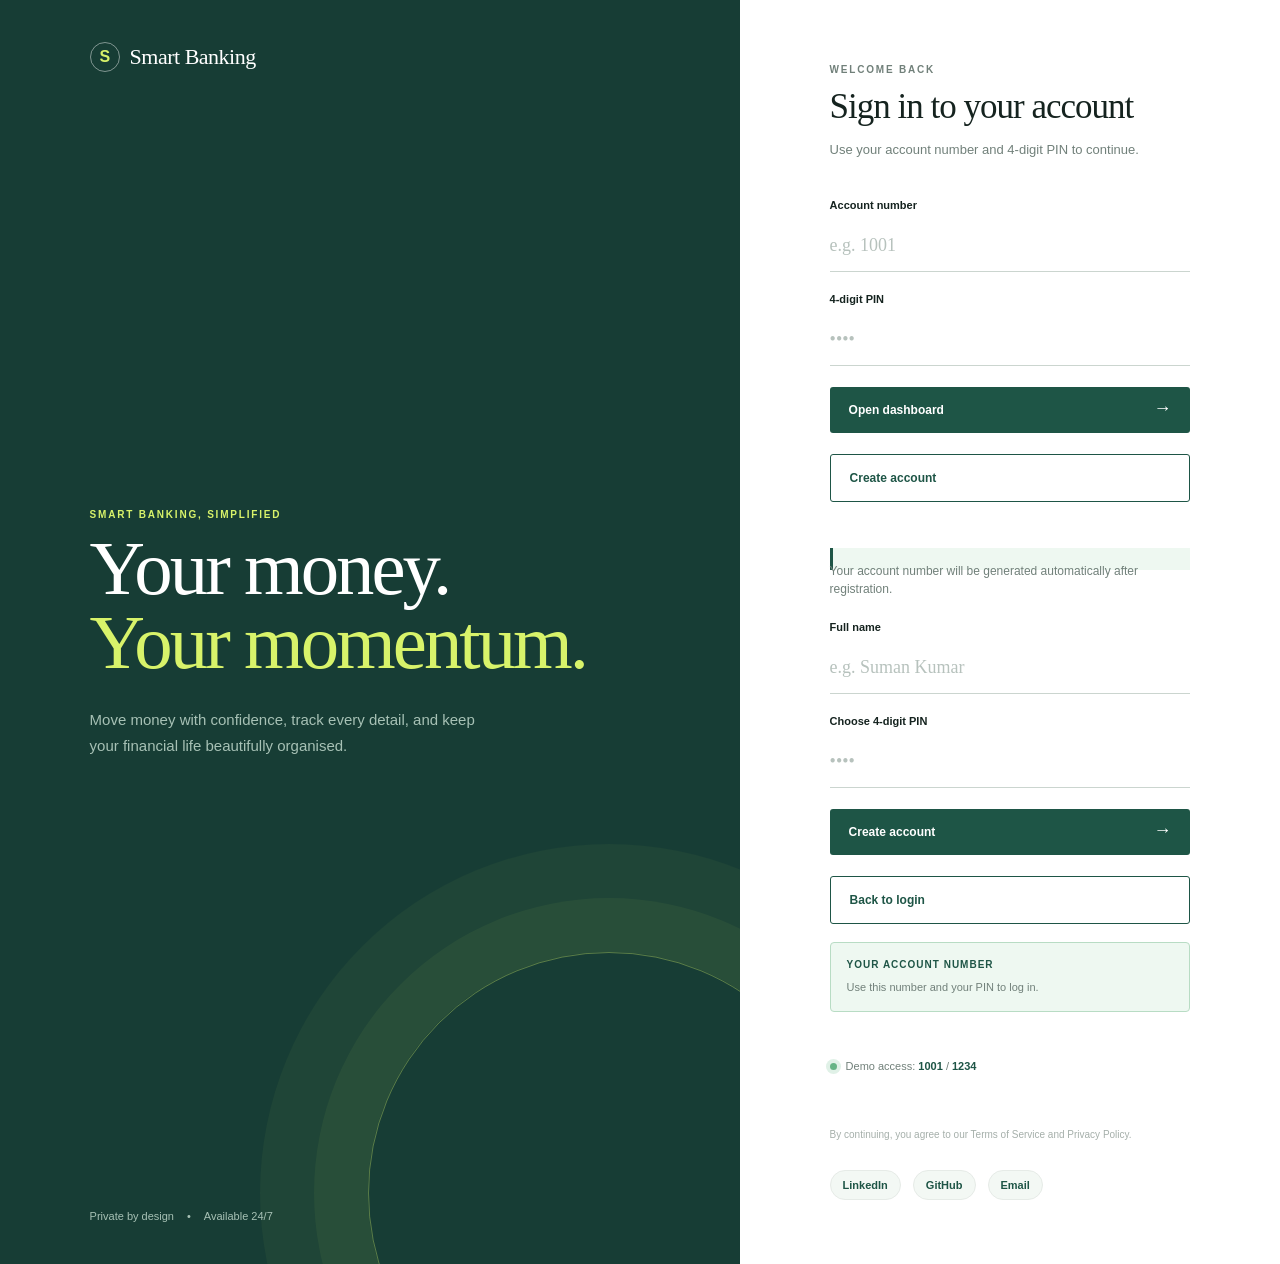
<file: index.html>
<!doctype html>
<html lang="en">
<head>
	<meta charset="UTF-8">
	<meta name="viewport" content="width=device-width, initial-scale=1.0">
	<title>Smart Banking | Dashboard</title>
	<link rel="stylesheet" href="styles.css">
</head>
<body class="app-page">
	<div class="app-layout">
		<aside class="sidebar">
			<div class="brand"><span class="brand-mark">S</span><span>Smart Banking</span></div>
			<nav class="side-nav" aria-label="Main navigation">
				<a class="nav-item active" href="#overview"><span>◈</span> Overview</a>
				<a class="nav-item" href="#activity"><span>↗</span> Activity</a>
				<a class="nav-item" href="#payments"><span>⇄</span> Payments</a>
			</nav>
			<div class="sidebar-bottom"><div class="support-card"><span class="support-icon">?</span><div><strong>Need a hand?</strong><small>Our team is here 24/7</small></div></div><button id="logoutButton" class="logout-button">Log out <span>↗</span></button></div>
		</aside>

		<main class="dashboard">
			<header class="topbar"><div><p class="eyebrow">MONDAY, 24 SEPTEMBER 2026</p><h1>Good morning, <span id="userName">there</span>.</h1></div><div class="topbar-actions"><button class="icon-button" title="Notifications">♧<i></i></button><div id="avatar" class="avatar">?</div></div></header>
			<section class="hero-grid" id="overview">
				<article class="balance-card"><div class="card-top"><span>Available balance</span><button id="hideBalance" class="plain-button">◉ <span>Hide</span></button></div><strong id="balanceValue">₹0.00</strong><div class="balance-meta"><span class="up-arrow">↗</span><span>Healthy account status</span><span class="balance-account" id="accountLabel">A/C -</span></div></article>
				<article class="quick-card"><div class="section-heading"><div><p class="eyebrow">QUICK ACTIONS</p><h3>What would you like to do?</h3></div></div><div class="quick-actions"><button data-action="deposit"><span class="action-icon green">+</span><small>Deposit</small></button><button data-action="withdraw"><span class="action-icon orange">−</span><small>Withdraw</small></button><button data-action="transfer"><span class="action-icon blue">⇄</span><small>Transfer</small></button></div></article>
			</section>
			<section class="content-grid">
				<article class="panel activity-panel" id="activity"><div class="panel-heading"><div><p class="eyebrow">RECENT ACTIVITY</p><h2>Your money, in motion.</h2></div><button id="viewAll" class="text-button">View all <span>→</span></button></div><div id="transactionList" class="transaction-list"></div></article>
				<article class="panel insight-panel"><div class="panel-heading"><div><p class="eyebrow">ACCOUNT INSIGHT</p><h2>Keep growing.</h2></div><span class="sparkle">✦</span></div><div class="insight-graphic"><div class="chart-line"></div><span class="chart-label label-one">₹5k</span><span class="chart-label label-two">₹10k</span><span class="chart-label label-three">₹15k</span></div><p class="insight-copy">Your account is in good shape. Consistent saving is the simplest way to build your next chapter.</p><div class="quick-actions compact"><button data-action="deposit"><span class="action-icon green">+</span><small>Deposit</small></button><button data-action="changePin"><span class="action-icon blue">✎</span><small>PIN</small></button><button data-action="statement"><span class="action-icon orange">≡</span><small>Statement</small></button></div></article>
			</section>
			<footer class="dashboard-footer">
				<span><i class="status-dot"></i> All systems operational</span>
				<div class="social-links footer-social-links" aria-label="Social links">
					<a href="https://www.linkedin.com/in/suman-kumar-93b1b4314/" target="_blank" rel="noreferrer">LinkedIn</a>
					<a href="https://github.com/suman9834" target="_blank" rel="noreferrer">GitHub</a>
					<a href="mailto:sumankumargin01234@gmail.com">Email</a>
				</div>
				<span>© 2026 Smart Banking</span>
			</footer>
		</main>
	</div>
	<div id="toast" class="toast" role="status"></div>
	<script src="app.js"></script>
</body>
</html>
</file>
<file: styles.css>
:root {
  --ink: #15231f;
  --muted: #71807a;
  --line: #e6ebe7;
  --paper: #f7faf7;
  --white: #ffffff;
  --mint: #cfe9dc;
  --forest: #1e5546;
  --deep: #173d35;
  --lime: #d8f36a;
  --orange: #f5c18a;
  --blue: #bdd9f1;
  font-family: Georgia, 'Times New Roman', serif;
}

* {
  box-sizing: border-box;
}

body {
  margin: 0;
  color: var(--ink);
  background: var(--paper);
}

button,
input {
  font: inherit;
}

button {
  cursor: pointer;
}

.eyebrow {
  margin: 0 0 11px;
  color: var(--muted);
  font: 700 10px/1.2 Arial, sans-serif;
  letter-spacing: 1.8px;
}

.brand {
  display: flex;
  align-items: center;
  gap: 10px;
  color: var(--white);
  font-size: 22px;
  letter-spacing: -.5px;
}

.brand-mark {
  display: grid;
  place-items: center;
  width: 30px;
  height: 30px;
  border: 1px solid rgba(255, 255, 255, .45);
  border-radius: 50%;
  color: var(--lime);
  font: 700 16px Arial, sans-serif;
}

.login-page {
  min-height: 100vh;
  background: #e5f0e9;
}

.login-shell {
  display: grid;
  min-height: 100vh;
  grid-template-columns: minmax(360px, 1fr) minmax(430px, 540px);
}

.login-visual {
  position: relative;
  display: flex;
  flex-direction: column;
  justify-content: space-between;
  min-height: 100vh;
  padding: 42px clamp(35px, 7vw, 110px);
  overflow: hidden;
  background: var(--deep);
}

.login-visual:after {
  content: '';
  position: absolute;
  right: -110px;
  bottom: -170px;
  width: 480px;
  height: 480px;
  border: 1px solid rgba(216, 243, 106, .35);
  border-radius: 50%;
  box-shadow: 0 0 0 54px rgba(216, 243, 106, .05), 0 0 0 108px rgba(216, 243, 106, .04);
}

.visual-copy {
  position: relative;
  z-index: 1;
  max-width: 550px;
  margin: auto 0;
  color: white;
}

.visual-copy .eyebrow {
  color: var(--lime);
}

.visual-copy h1 {
  margin: 0 0 28px;
  font-size: clamp(48px, 6vw, 82px);
  line-height: .96;
  font-weight: 400;
  letter-spacing: -3px;
}

.visual-copy h1 em {
  color: var(--lime);
  font-style: normal;
}

.visual-copy>p:last-child {
  max-width: 390px;
  color: #a7c1b5;
  font: 15px/1.7 Arial, sans-serif;
}

.visual-footer {
  position: relative;
  z-index: 1;
  display: flex;
  gap: 13px;
  color: #a7c1b5;
  font: 11px Arial, sans-serif;
}

.login-panel {
  display: flex;
  flex-direction: column;
  justify-content: center;
  padding: 64px clamp(30px, 7vw, 96px);
  background: var(--white);
}

.mobile-brand {
  display: none;
  color: var(--deep);
  margin-bottom: 65px;
}

.mobile-brand .brand-mark {
  border-color: var(--deep);
  color: var(--forest);
}

.form-heading {
  margin-bottom: 38px;
}

.form-heading h2 {
  margin: 0 0 13px;
  font-size: 35px;
  font-weight: 400;
  letter-spacing: -1px;
}

.form-heading p:last-child {
  margin: 0;
  color: var(--muted);
  font: 13px/1.6 Arial, sans-serif;
}

.auth-form {
  display: grid;
  gap: 21px;
}

.auth-form label {
  display: grid;
  gap: 9px;
  color: var(--ink);
  font: 700 11px Arial, sans-serif;
}

.auth-form input {
  width: 100%;
  padding: 15px 0;
  border: 0;
  border-bottom: 1px solid #cbd5cf;
  outline: 0;
  color: var(--ink);
  font: 18px Georgia, serif;
  background: transparent;
  transition: border .2s;
}

.auth-form input:focus {
  border-color: var(--forest);
}

.auth-form input::placeholder {
  color: #b7c2bd;
}

.primary-button,
.outline-button {
  border: 0;
  border-radius: 3px;
  padding: 16px 19px;
  color: var(--white);
  background: var(--forest);
  font: 700 12px Arial, sans-serif;
  text-align: left;
  transition: transform .2s, background .2s;
}

.primary-button:hover,
.outline-button:hover {
  transform: translateY(-2px);
  background: var(--deep);
}

.primary-button span,
.outline-button span {
  float: right;
  font-size: 18px;
  line-height: 10px;
}

.form-message {
  min-height: 18px;
  margin: -9px 0 0;
  color: #c45642;
  font: 12px Arial, sans-serif;
}

.created-account {
  margin: -5px 0 0;
  padding: 11px 12px;
  border-left: 3px solid var(--forest);
  color: var(--forest);
  background: #eef8f1;
  font: 700 12px/1.5 Arial, sans-serif;
}

.demo-note {
  display: flex;
  align-items: center;
  gap: 9px;
  margin-top: 48px;
  color: var(--muted);
  font: 11px Arial, sans-serif;
}

.demo-note strong {
  color: var(--forest);
}

.status-dot {
  display: inline-block;
  width: 7px;
  height: 7px;
  border-radius: 50%;
  background: #67b486;
  box-shadow: 0 0 0 4px #e0f1e7;
}

.legal {
  margin-top: 55px;
  color: #a5afaa;
  font: 10px/1.5 Arial, sans-serif;
}

.create-account-form {
  margin-top: 0;
}

.account-number-note {
  margin: -8px 0 2px;
  color: var(--muted);
  font: 12px/1.5 Arial, sans-serif;
}

.account-created-card {
  display: grid;
  gap: 5px;
  margin-top: 18px;
  padding: 16px;
  border: 1px solid #b8dcc4;
  border-radius: 4px;
  background: #eef8f1;
  color: var(--forest);
}

.account-created-card span {
  font: 700 10px Arial, sans-serif;
  letter-spacing: 1px;
  text-transform: uppercase;
}

.account-created-card strong {
  font: 400 32px Georgia, serif;
  letter-spacing: 1px;
}

.account-created-card small {
  color: var(--muted);
  font: 11px/1.4 Arial, sans-serif;
}

.action-modal {
  position: fixed;
  inset: 0;
  z-index: 20;
  display: grid;
  place-items: center;
  padding: 20px;
  background: rgba(23, 61, 53, .45);
}

.action-modal[hidden] {
  display: none;
}

.action-modal-card {
  position: relative;
  width: min(100%, 430px);
  padding: 34px;
  border-radius: 5px;
  background: var(--white);
  box-shadow: 0 20px 60px rgba(21, 35, 31, .22);
}

.action-modal-card h2 {
  margin: 0 0 8px;
  font-size: 29px;
  font-weight: 400;
}

.modal-description {
  margin: 0 0 24px;
  color: var(--muted);
  font: 13px/1.5 Arial, sans-serif;
}

.modal-close {
  position: absolute;
  top: 14px;
  right: 16px;
  border: 0;
  color: var(--muted);
  background: transparent;
  font-size: 25px;
}

.action-form {
  display: grid;
  gap: 16px;
}

.action-form label {
  display: grid;
  gap: 8px;
  color: var(--ink);
  font: 700 11px Arial, sans-serif;
}

.action-form input {
  width: 100%;
  padding: 13px 0;
  border: 0;
  border-bottom: 1px solid #cbd5cf;
  outline: 0;
  color: var(--ink);
  background: transparent;
  font: 17px Georgia, serif;
}

.action-form input:focus {
  border-color: var(--forest);
}

.modal-actions {
  display: flex;
  gap: 10px;
  margin-top: 3px;
}

.modal-actions .primary-button,
.modal-actions .outline-button {
  flex: 1;
}

.statement-card {
  max-height: min(620px, 90vh);
  overflow: auto;
}

.statement-content {
  max-height: 330px;
  overflow-y: auto;
  margin: 20px 0;
  padding: 14px;
  border: 1px solid var(--line);
  color: var(--ink);
  background: #f7faf7;
  white-space: pre-line;
  font: 12px/1.8 Arial, sans-serif;
}

.statement-done {
  width: 100%;
}

.social-links {
  display: flex;
  flex-wrap: wrap;
  gap: 12px;
  margin-top: 18px;
}

.social-links a {
  display: inline-flex;
  align-items: center;
  justify-content: center;
  padding: 8px 12px;
  border: 1px solid var(--line);
  border-radius: 999px;
  background: #f3f8f4;
  color: var(--forest);
  text-decoration: none;
  font: 700 11px Arial, sans-serif;
  transition: transform .2s, background .2s;
}

.social-links a:hover {
  background: var(--mint);
  transform: translateY(-1px);
}

.footer-social-links {
  margin-top: 0;
}

.app-page {
  background: var(--paper);
}

.app-layout {
  display: grid;
  min-height: 100vh;
  grid-template-columns: 235px 1fr;
}

.sidebar {
  display: flex;
  flex-direction: column;
  padding: 36px 24px 25px;
  background: var(--deep);
}

.side-nav {
  display: grid;
  gap: 7px;
  margin-top: 75px;
}

.nav-item {
  display: flex;
  align-items: center;
  gap: 14px;
  padding: 14px 16px;
  border-radius: 3px;
  color: #9eb6ab;
  text-decoration: none;
  font: 12px Arial, sans-serif;
}

.nav-item span {
  width: 16px;
  color: var(--lime);
  font-size: 17px;
}

.nav-item.active,
.nav-item:hover {
  color: var(--deep);
  background: var(--lime);
}

.nav-item.active span,
.nav-item:hover span {
  color: var(--deep);
}

.sidebar-bottom {
  margin-top: auto;
}

.support-card {
  display: flex;
  gap: 11px;
  padding: 14px 0 24px;
  border-bottom: 1px solid rgba(255, 255, 255, .15);
  color: white;
}

.support-icon {
  display: grid;
  place-items: center;
  width: 27px;
  height: 27px;
  border-radius: 50%;
  color: var(--deep);
  background: var(--lime);
  font: 700 13px Arial;
}

.support-card strong,
.support-card small {
  display: block;
}

.support-card strong {
  font: 11px Arial;
}

.support-card small {
  margin-top: 5px;
  color: #9eb6ab;
  font: 10px Arial;
}

.logout-button {
  width: 100%;
  padding: 18px 0 0;
  border: 0;
  color: #9eb6ab;
  background: transparent;
  font: 11px Arial;
  text-align: left;
}

.logout-button span {
  float: right;
  color: var(--lime);
  font-size: 18px;
}

.dashboard {
  max-width: 1300px;
  width: 100%;
  margin: 0 auto;
  padding: 48px clamp(26px, 5vw, 80px) 30px;
}

.topbar {
  display: flex;
  justify-content: space-between;
  align-items: flex-start;
  margin-bottom: 42px;
}

.topbar h1 {
  margin: 0;
  font-size: clamp(30px, 4vw, 49px);
  line-height: 1;
  font-weight: 400;
  letter-spacing: -2px;
}

.topbar h1 span {
  color: var(--forest);
}

.topbar-actions {
  display: flex;
  align-items: center;
  gap: 18px;
}

.icon-button,
.plain-button {
  border: 0;
  background: transparent;
  color: var(--muted);
}

.icon-button {
  position: relative;
  font-size: 21px;
}

.icon-button i {
  position: absolute;
  top: 1px;
  right: -1px;
  width: 5px;
  height: 5px;
  border-radius: 50%;
  background: #e98155;
}

.avatar {
  display: grid;
  place-items: center;
  width: 38px;
  height: 38px;
  border-radius: 50%;
  color: var(--deep);
  background: var(--lime);
  font: 700 13px Arial;
}

.hero-grid,
.content-grid {
  display: grid;
  gap: 18px;
  grid-template-columns: minmax(280px, .9fr) minmax(360px, 1.35fr);
}

.balance-card {
  min-height: 240px;
  padding: 26px 30px;
  color: white;
  background: var(--forest);
}

.card-top {
  display: flex;
  justify-content: space-between;
  color: #b2d0c2;
  font: 11px Arial;
}

.plain-button {
  color: #b2d0c2;
  font: 11px Arial;
}

.balance-card>strong {
  display: block;
  margin: 52px 0 33px;
  color: white;
  font-size: clamp(37px, 5vw, 56px);
  font-weight: 400;
  letter-spacing: -2px;
}

.balance-meta {
  display: flex;
  align-items: center;
  gap: 7px;
  color: #b2d0c2;
  font: 11px Arial;
}

.up-arrow {
  color: var(--lime);
  font-size: 17px;
}

.balance-account {
  margin-left: auto;
}

.quick-card,
.panel {
  padding: 26px 30px;
  border: 1px solid var(--line);
  background: var(--white);
}

.quick-card {
  min-height: 240px;
}

.section-heading h3,
.panel h2 {
  margin: 0;
  font-weight: 400;
}

.section-heading h3 {
  font-size: 23px;
}

.quick-actions {
  display: flex;
  gap: 15px;
  margin-top: 40px;
}

.quick-actions button {
  display: grid;
  flex: 1;
  gap: 11px;
  border: 0;
  color: var(--ink);
  background: transparent;
  text-align: left;
}

.action-icon {
  display: grid;
  place-items: center;
  width: 43px;
  height: 43px;
  border-radius: 50%;
  font: 22px Arial;
}

.action-icon.green {
  background: var(--mint);
}

.action-icon.orange {
  background: var(--orange);
}

.action-icon.blue {
  background: var(--blue);
}

.quick-actions small {
  font: 11px Arial;
}

.content-grid {
  margin-top: 18px;
  grid-template-columns: minmax(400px, 1.45fr) minmax(280px, .85fr);
}

.panel {
  min-height: 390px;
}

.panel-heading {
  display: flex;
  justify-content: space-between;
  align-items: flex-start;
}

.panel h2 {
  font-size: 25px;
}

.text-button {
  border: 0;
  color: var(--forest);
  background: transparent;
  font: 11px Arial;
}

.text-button span {
  margin-left: 8px;
  font-size: 17px;
}

.transaction-list {
  margin-top: 32px;
}

.transaction {
  display: flex;
  align-items: center;
  gap: 13px;
  padding: 15px 0;
  border-top: 1px solid var(--line);
}

.transaction-icon {
  display: grid;
  place-items: center;
  width: 34px;
  height: 34px;
  border-radius: 50%;
  color: var(--forest);
  background: var(--mint);
  font: 17px Arial;
}

.transaction-icon.out {
  color: #985631;
  background: #f8dec5;
}

.transaction-copy {
  flex: 1;
}

.transaction-copy strong,
.transaction-copy small {
  display: block;
}

.transaction-copy strong {
  font: 12px Arial;
}

.transaction-copy small {
  margin-top: 5px;
  color: var(--muted);
  font: 10px Arial;
}

.transaction-amount {
  font: 13px Arial;
}

.transaction-amount.in {
  color: var(--forest);
}

.transaction-amount.out {
  color: #985631;
}

.sparkle {
  color: #9bc42d;
  font-size: 24px;
}

.insight-graphic {
  position: relative;
  height: 126px;
  margin: 28px 0 18px;
  overflow: hidden;
  border-bottom: 1px solid var(--line);
  background: repeating-linear-gradient(to bottom, transparent 0, transparent 30px, #eef2ee 31px);
}

.chart-line {
  position: absolute;
  left: 0;
  right: 0;
  bottom: 23px;
  height: 85px;
  background: var(--mint);
  clip-path: polygon(0 80%, 12% 65%, 22% 75%, 34% 43%, 46% 55%, 58% 31%, 70% 41%, 82% 13%, 100% 25%, 100% 100%, 0 100%);
  opacity: .8;
}

.chart-label {
  position: absolute;
  right: 0;
  color: var(--muted);
  font: 9px Arial;
}

.label-one {
  bottom: 5px;
}

.label-two {
  top: 44px;
}

.label-three {
  top: 4px;
}

.insight-copy {
  margin: 0 0 20px;
  color: var(--muted);
  font: 12px/1.6 Arial;
}

.outline-button {
  width: 100%;
  color: var(--forest);
  border: 1px solid var(--forest);
  background: transparent;
}

.outline-button:hover {
  color: white;
}

.dashboard-footer {
  display: flex;
  justify-content: space-between;
  margin-top: 23px;
  color: #9ca9a2;
  font: 10px Arial;
}

.dashboard-footer .status-dot {
  margin-right: 7px;
}

.toast {
  position: fixed;
  right: 25px;
  bottom: 25px;
  padding: 13px 17px;
  border-left: 3px solid var(--lime);
  color: white;
  background: var(--deep);
  font: 12px Arial;
  opacity: 0;
  transform: translateY(12px);
  transition: .25s;
  pointer-events: none;
}

.toast.show {
  opacity: 1;
  transform: translateY(0);
}

+@media (max-width: 820px) {
  .login-shell {
    grid-template-columns: 1fr;
  }

  .login-visual {
    min-height: 330px;
    padding: 28px 30px;
  }

  .visual-copy {
    margin: 50px 0 20px;
  }

  .visual-copy h1 {
    font-size: 48px;
  }

  .visual-footer {
    display: none;
  }

  .login-panel {
    padding: 45px 30px;
  }

  .mobile-brand {
    display: flex;
  }

  .login-panel>.mobile-brand {
    color: var(--deep);
  }

  .app-layout {
    display: block;
  }

  .sidebar {
    flex-direction: row;
    align-items: center;
    padding: 17px 20px;
  }

  .side-nav {
    display: flex;
    margin: 0 0 0 auto;
  }

  .nav-item {
    padding: 10px;
    font-size: 0;
  }

  .nav-item span {
    font-size: 18px;
  }

  .sidebar-bottom {
    display: none;
  }

  .dashboard {
    padding: 33px 20px 25px;
  }

  .hero-grid,
  .content-grid {
    grid-template-columns: 1fr;
  }

  .content-grid {
    margin-top: 18px;
  }

  .balance-card {
    min-height: 220px;
  }

  .balance-card>strong {
    margin: 42px 0 28px;
  }
}

+@media (max-width: 470px) {
  .topbar h1 {
    font-size: 31px;
  }

  .topbar {
    margin-bottom: 28px;
  }

  .quick-card,
  .panel,
  .balance-card {
    padding: 23px 20px;
  }

  .quick-actions {
    gap: 10px;
  }

  .quick-actions small {
    font-size: 10px;
  }

  .dashboard-footer {
    gap: 10px;
    flex-direction: column;
  }

  .content-grid {
    grid-template-columns: minmax(0, 1fr);
  }

  .panel {
    min-height: auto;
  }

  .transaction-copy strong {
    font-size: 11px;
  }
}
</file>
